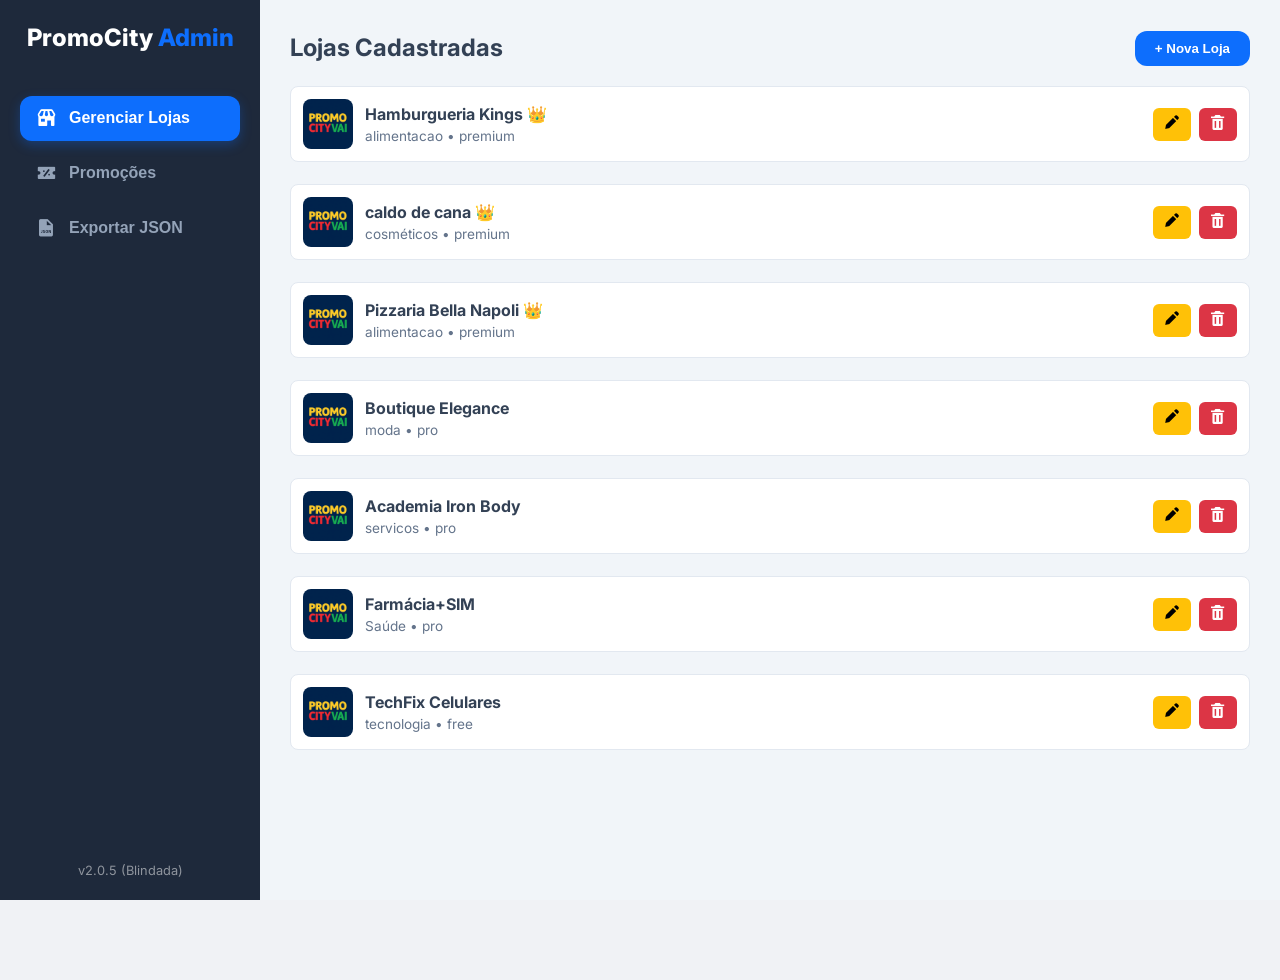
<file: admin/index.html>
<!DOCTYPE html>
<html lang="pt-BR">
<head>
  <meta charset="UTF-8">
  <meta name="viewport" content="width=device-width, initial-scale=1.0">
  <title>PromoCity - Painel Admin</title>
  <link rel="stylesheet" href="../css/style.css">
  <link href="https://unpkg.com/boxicons@2.1.4/css/boxicons.min.css" rel="stylesheet">
  <link href="https://fonts.googleapis.com/css2?family=Inter:wght@400;600;800&display=swap" rel="stylesheet">
</head>
<body>

  <div class="admin-body">
    
    <!-- Sidebar -->
    <aside class="admin-sidebar">
      <div class="admin-brand">
        PromoCity <span style="color:#0d6efd">Admin</span>
      </div>
      
      <ul class="admin-menu">
        <li>
          <button class="active" onclick="showSection('lojas')">
            <i class='bx bxs-store'></i> Gerenciar Lojas
          </button>
        </li>
        <li>
          <button onclick="showSection('promos')">
            <i class='bx bxs-discount'></i> Promoções
          </button>
        </li>
        <li>
          <button onclick="showSection('json')">
            <i class='bx bxs-file-json'></i> Exportar JSON
          </button>
        </li>
      </ul>
      
      <div style="margin-top: auto; text-align: center; font-size: 0.8rem; opacity: 0.5;">
        v2.0.5 (Blindada)
      </div>
    </aside>

    <!-- Mobile Nav (Visible only on mobile) -->
    <nav class="admin-mobile-nav d-md-none" style="display: none;"> 
      <!-- CSS media query handles display, but style.css uses d-md-none approach or media query -->
      <!-- Check style.css: .admin-mobile-nav display logic is in media query max-width 768px -->
      <button class="active" onclick="showSection('lojas')"><i class='bx bxs-store'></i></button>
      <button onclick="showSection('promos')"><i class='bx bxs-discount'></i></button>
      <button onclick="showSection('json')"><i class='bx bxs-file-json'></i></button>
    </nav>

    <!-- Main Content -->
    <main class="admin-content">
      
      <!-- Section: Lojas -->
      <div id="sec-lojas">
        <div class="admin-section-title">
          <span>Lojas Cadastradas</span>
          <button class="btn btn-primary" onclick="openModalLoja()">+ Nova Loja</button>
        </div>

        <div class="list-container" id="lojasList">
          <!-- Injetado via JS -->
          <div class="text-center p-4">Carregando...</div>
        </div>
      </div>

      <!-- Section: Export -->
      <div id="sec-json" class="d-none">
        <div class="admin-section-title">Exportar Banco de Dados</div>
        <div class="form-card">
          <p class="mb-4">Copie o conteúdo abaixo e cole no arquivo <strong>data/database.json</strong></p>
          <button class="btn btn-primary mb-4" onclick="copyJSON()">Copiar JSON</button>
          <div class="json-output" id="jsonOutput">...</div>
        </div>
      </div>

    </main>
  </div>

  <!-- Script Admin -->
  <script src="script.js"></script>
</body>
</html>
</file>
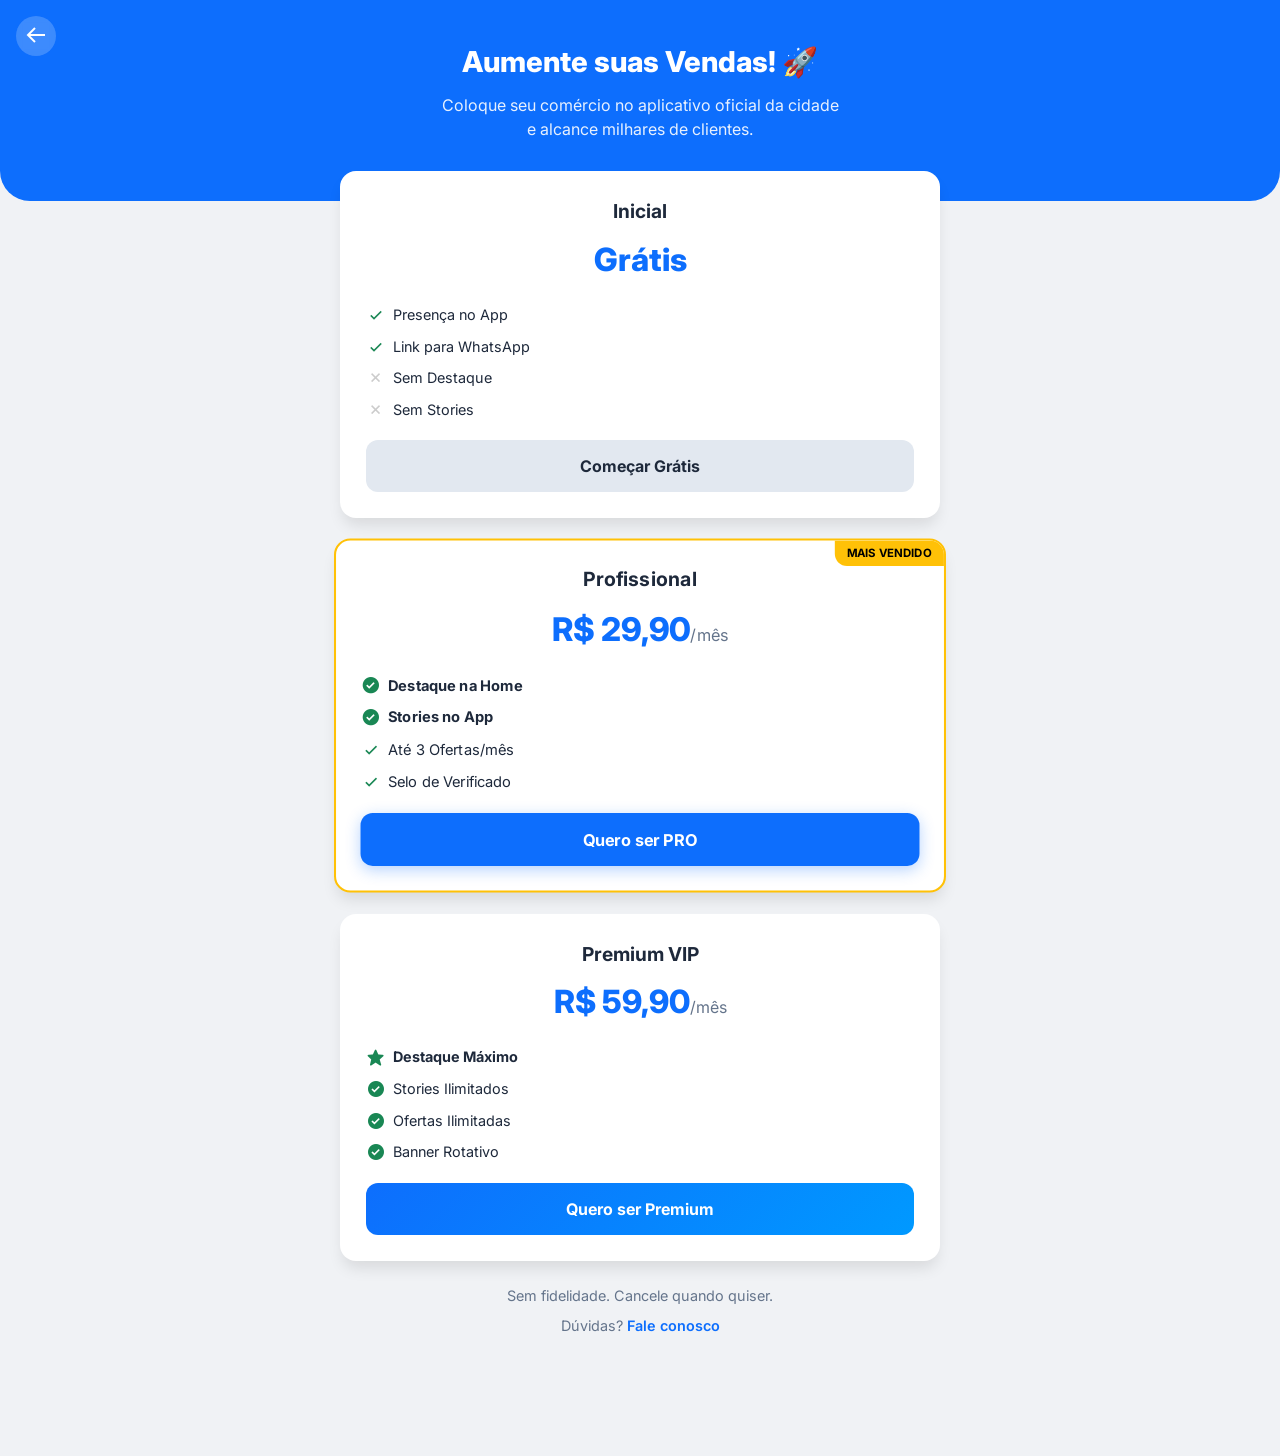
<file: planos.html>
<!DOCTYPE html>
<html lang="pt-BR">
<head>
  <meta charset="UTF-8">
  <meta name="viewport" content="width=device-width, initial-scale=1.0">
  <title>Anuncie no PromoCity - Planos</title>
  <link rel="stylesheet" href="css/style.css">
  <link href="https://unpkg.com/boxicons@2.1.4/css/boxicons.min.css" rel="stylesheet">
  <link href="https://fonts.googleapis.com/css2?family=Inter:wght@400;600;800&display=swap" rel="stylesheet">
  
  <style>
    /* Estilos específicos da página de planos */
    .hero-planos {
      background: var(--primary);
      color: white;
      text-align: center;
      padding: 40px 20px 60px;
      border-bottom-left-radius: 30px;
      border-bottom-right-radius: 30px;
      margin-bottom: -30px;
    }
    .hero-title { font-size: 1.8rem; font-weight: 800; margin-bottom: 10px; }
    .hero-subtitle { opacity: 0.9; font-size: 1rem; max-width: 400px; margin: 0 auto; }
    
    .plan-card {
      background: white;
      border-radius: var(--radius-lg);
      padding: 24px;
      box-shadow: var(--shadow-lg);
      margin-bottom: 24px;
      text-align: center;
      border: 2px solid transparent;
      position: relative;
      overflow: hidden;
    }
    .plan-card.featured {
      border-color: var(--warning);
      transform: scale(1.02);
    }
    .plan-badge {
      position: absolute;
      top: 0;
      right: 0;
      background: var(--warning);
      color: #000;
      font-size: 0.7rem;
      font-weight: bold;
      padding: 4px 12px;
      border-bottom-left-radius: 12px;
    }
    
    .plan-name { font-size: 1.2rem; font-weight: 700; color: var(--text-main); }
    .plan-price { font-size: 2rem; font-weight: 800; color: var(--primary); margin: 10px 0; }
    .plan-price small { font-size: 1rem; color: var(--text-muted); font-weight: 400; }
    
    .plan-features { margin: 20px 0; text-align: left; }
    .feature-item { margin-bottom: 10px; font-size: 0.9rem; display: flex; align-items: center; gap: 8px; }
    .feature-icon { color: var(--success); font-size: 1.2rem; }
    .feature-icon.off { color: #ccc; }
    
    .btn-plan {
      width: 100%;
      padding: 14px;
      border-radius: var(--radius-md);
      font-weight: 700;
      border: none;
      cursor: pointer;
      font-size: 1rem;
      transition: 0.2s;
      display: block;
    }
    .btn-free { background: #e2e8f0; color: var(--text-main); }
    .btn-pro { background: var(--primary); color: white; box-shadow: 0 4px 15px rgba(13, 110, 253, 0.3); }
    .btn-premium { background: var(--gradient-brand); color: white; }
  </style>
</head>
<body>

  <!-- Nav -->
  <nav style="padding: 16px; position: absolute; top: 0; width: 100%; z-index: 10;">
    <a href="index.html" style="background: rgba(255,255,255,0.2); color: white; width: 40px; height: 40px; border-radius: 50%; display: flex; align-items: center; justify-content: center; backdrop-filter: blur(4px);">
      <i class='bx bx-arrow-back' style="font-size: 1.5rem;"></i>
    </a>
  </nav>

  <!-- Hero -->
  <header class="hero-planos">
    <h1 class="hero-title">Aumente suas Vendas! 🚀</h1>
    <p class="hero-subtitle">Coloque seu comércio no aplicativo oficial da cidade e alcance milhares de clientes.</p>
  </header>

  <main class="container" style="padding-top: 0;">
    
    <!-- PLANO GRÁTIS -->
    <div class="plan-card">
      <h2 class="plan-name">Inicial</h2>
      <div class="plan-price">Grátis</div>
      <ul class="plan-features">
        <li class="feature-item"><i class='bx bx-check feature-icon'></i> Presença no App</li>
        <li class="feature-item"><i class='bx bx-check feature-icon'></i> Link para WhatsApp</li>
        <li class="feature-item"><i class='bx bx-x feature-icon off'></i> Sem Destaque</li>
        <li class="feature-item"><i class='bx bx-x feature-icon off'></i> Sem Stories</li>
      </ul>
      <a href="#" class="btn-plan btn-free">Começar Grátis</a>
    </div>

    <!-- PLANO PRO -->
    <div class="plan-card featured">
      <div class="plan-badge">MAIS VENDIDO</div>
      <h2 class="plan-name">Profissional</h2>
      <div class="plan-price">R$ 29,90<small>/mês</small></div>
      <ul class="plan-features">
        <li class="feature-item"><i class='bx bxs-check-circle feature-icon'></i> <strong>Destaque na Home</strong></li>
        <li class="feature-item"><i class='bx bxs-check-circle feature-icon'></i> <strong>Stories no App</strong></li>
        <li class="feature-item"><i class='bx bx-check feature-icon'></i> Até 3 Ofertas/mês</li>
        <li class="feature-item"><i class='bx bx-check feature-icon'></i> Selo de Verificado</li>
      </ul>
      <a href="#" class="btn-plan btn-pro">Quero ser PRO</a>
    </div>

    <!-- PLANO PREMIUM -->
    <div class="plan-card">
      <h2 class="plan-name">Premium VIP</h2>
      <div class="plan-price">R$ 59,90<small>/mês</small></div>
      <ul class="plan-features">
        <li class="feature-item"><i class='bx bxs-star feature-icon'></i> <strong>Destaque Máximo</strong></li>
        <li class="feature-item"><i class='bx bxs-check-circle feature-icon'></i> Stories Ilimitados</li>
        <li class="feature-item"><i class='bx bxs-check-circle feature-icon'></i> Ofertas Ilimitadas</li>
        <li class="feature-item"><i class='bx bxs-check-circle feature-icon'></i> Banner Rotativo</li>
      </ul>
      <a href="#" class="btn-plan btn-premium">Quero ser Premium</a>
    </div>

    <div style="text-align: center; color: var(--text-muted); margin-bottom: 40px; font-size: 0.9rem;">
      <p>Sem fidelidade. Cancele quando quiser.</p>
      <p style="margin-top: 8px;">Dúvidas? <a href="https://wa.me/5542999067042" style="color: var(--primary); font-weight: 600;">Fale conosco</a></p>
    </div>

  </main>

</body>
</html>
</file>
<file: css/style.css>
/* 
  ========================================
  PROMOCITY VAÍ - CSS MAIN
  Modern clean design (Instagram/iFood inspired)
  ========================================
*/

:root {
  /* Colors */
  --primary: #0d6efd;
  --primary-dark: #0b5ed7;
  --secondary: #6c757d;
  --success: #198754;
  --danger: #dc3545;
  --warning: #ffc107;
  --light: #f8f9fa;
  --dark: #212529;
  
  --bg-body: #f0f2f5;
  --bg-card: #ffffff;
  
  --text-main: #1e293b;
  --text-muted: #64748b;

  /* Gradients */
  --gradient-brand: linear-gradient(135deg, #0d6efd 0%, #0099ff 100%);
  --gradient-hot: linear-gradient(45deg, #ff3d00, #ff9100);

  /* Spacing & Radius */
  --radius-sm: 8px;
  --radius-md: 12px;
  --radius-lg: 16px;
  --radius-xl: 24px;
  
  --shadow-sm: 0 1px 2px rgba(0,0,0,0.05);
  --shadow-md: 0 4px 6px -1px rgba(0,0,0,0.1);
  --shadow-lg: 0 10px 15px -3px rgba(0,0,0,0.1);
  --shadow-float: 0 20px 25px -5px rgba(0,0,0,0.1), 0 10px 10px -5px rgba(0,0,0,0.04);
}

/* Reset & Base */
* { box-sizing: border-box; margin: 0; padding: 0; -webkit-tap-highlight-color: transparent; }

body {
  font-family: 'Inter', -apple-system, BlinkMacSystemFont, sans-serif;
  background-color: var(--bg-body);
  color: var(--text-main);
  line-height: 1.5;
  padding-bottom: 80px; /* Space for floating nav if needed */
}

a { text-decoration: none; color: inherit; }
ul { list-style: none; }
img { max-width: 100%; display: block; }

/* Container */
.container {
  width: 100%;
  max-width: 600px; /* Mobile-first focus, but looks good on desktop centered */
  margin: 0 auto;
  padding: 0 16px;
}

/* Header */
.app-header {
  background: var(--bg-card);
  position: sticky;
  top: 0;
  z-index: 100;
  box-shadow: var(--shadow-sm);
  padding: 12px 0;
}
.header-content {
  display: flex;
  align-items: center;
  justify-content: space-between;
}
.brand-logo {
  font-size: 1.5rem; /* Aumentei um pouco */
  font-weight: 900;
  letter-spacing: -0.5px;
  /* Removido o gradiente antigo para aceitar cores sólidas */
}
.btn-icon {
  background: transparent;
  border: none;
  font-size: 1.5rem;
  color: var(--text-main);
  cursor: pointer;
  padding: 4px;
}

/* Search Bar */
.search-container {
  margin: 16px 0;
}
.search-input-wrapper {
  position: relative;
}
.search-input-wrapper i {
  position: absolute;
  left: 12px;
  top: 50%;
  transform: translateY(-50%);
  color: var(--text-muted);
}
.search-input {
  width: 100%;
  padding: 12px 12px 12px 40px;
  border: 1px solid #e2e8f0;
  border-radius: var(--radius-md);
  background: var(--bg-card);
  font-size: 0.95rem;
  transition: 0.2s;
}
.search-input:focus {
  outline: none;
  border-color: var(--primary);
  box-shadow: 0 0 0 3px rgba(13, 110, 253, 0.15);
}

/* Stories Carousel */
.stories-section {
  margin-bottom: 24px;
  overflow: hidden;
}
.stories-track {
  display: flex;
  gap: 12px;
  overflow-x: auto;
  padding: 4px 16px 16px; /* Padding bottom for shadow */
  scroll-behavior: smooth;
  -ms-overflow-style: none;
  scrollbar-width: none;
}
.stories-track::-webkit-scrollbar { display: none; }

.story-item {
  flex: 0 0 100px;
  display: flex;
  flex-direction: column;
  align-items: center;
  cursor: pointer;
  transition: transform 0.2s;
}
.story-item:active { transform: scale(0.95); }

.story-preview {
  width: 100px;
  height: 150px;
  border-radius: var(--radius-md);
  overflow: hidden;
  position: relative;
  box-shadow: var(--shadow-md);
  border: 2px solid transparent;
}
.story-preview.pro {
  border-color: #ff9100; /* Orange ring for pro */
}
.story-preview img {
  width: 100%;
  height: 100%;
  object-fit: cover;
}
.story-badge {
  position: absolute;
  top: 6px;
  right: 6px;
  background: var(--gradient-hot);
  color: white;
  font-size: 0.7rem;
  padding: 2px 6px;
  border-radius: 10px;
  font-weight: bold;
  box-shadow: var(--shadow-sm);
}
.story-name {
  margin-top: 6px;
  font-size: 0.75rem;
  font-weight: 600;
  text-align: center;
  color: var(--text-main);
  white-space: nowrap;
  overflow: hidden;
  text-overflow: ellipsis;
  max-width: 100%;
}

/* Categories */
.categories-grid {
  display: flex;
  gap: 12px;
  overflow-x: auto;
  padding: 0 16px 20px;
}
.cat-pill {
  background: var(--bg-card);
  padding: 8px 16px;
  border-radius: 50px;
  font-size: 0.9rem;
  font-weight: 600;
  white-space: nowrap;
  box-shadow: var(--shadow-sm);
  border: 1px solid #f1f5f9;
  display: flex;
  align-items: center;
  gap: 6px;
  cursor: pointer;
}
.cat-pill.active {
  background: var(--primary);
  color: white;
  border-color: var(--primary);
}

/* Section Titles */
.section-header {
  display: flex;
  justify-content: space-between;
  align-items: center;
  margin: 24px 0 16px;
  padding: 0 16px;
}
.section-title {
  font-size: 1.1rem;
  font-weight: 700;
  color: var(--text-main);
  display: flex;
  align-items: center;
  gap: 8px;
}
.see-all {
  font-size: 0.85rem;
  color: var(--primary);
  font-weight: 600;
}

/* Feed / Cards */
.feed-grid {
  display: grid;
  gap: 16px;
  padding: 0 16px 24px;
}

/* Promo Card */
.promo-card {
  background: var(--bg-card);
  border-radius: var(--radius-md);
  overflow: hidden;
  box-shadow: var(--shadow-sm);
  display: flex;
  flex-direction: column;
  position: relative;
}
.promo-tag {
  position: absolute;
  top: 12px;
  left: 12px;
  background: var(--danger);
  color: white;
  font-weight: 700;
  font-size: 0.75rem;
  padding: 4px 8px;
  border-radius: 4px;
  z-index: 1;
}
.promo-img {
  width: 100%;
  aspect-ratio: 4/5; /* Proporção 1080x1350 */
  object-fit: cover;
}
.promo-content {
  padding: 12px;
}
.promo-title {
  font-size: 1rem;
  font-weight: 700;
  margin-bottom: 4px;
}
.promo-store {
  font-size: 0.8rem;
  color: var(--text-muted);
  display: flex;
  align-items: center;
  gap: 4px;
  margin-bottom: 8px;
}
.promo-price-row {
  display: flex;
  align-items: center;
  justify-content: space-between;
  margin-top: 8px;
}
.price-old {
  font-size: 0.85rem;
  text-decoration: line-through;
  color: var(--text-muted);
}
.price-new {
  font-size: 1.1rem;
  font-weight: 800;
  color: var(--success);
}
.btn-wa-mini {
  background: #25D366;
  color: white;
  border-radius: 50%;
  width: 32px;
  height: 32px;
  display: flex;
  align-items: center;
  justify-content: center;
  font-size: 1.2rem;
}

/* Store List Card */
.store-card {
  background: var(--bg-card);
  border-radius: var(--radius-md);
  padding: 12px;
  display: flex;
  align-items: center;
  gap: 12px;
  box-shadow: var(--shadow-sm);
}
.store-logo {
  width: 60px;
  height: 60px;
  border-radius: 50%;
  object-fit: cover;
  border: 1px solid #eee;
}
.store-info {
  flex: 1;
}
.store-name {
  font-weight: 700;
  font-size: 1rem;
  margin-bottom: 2px;
}
.store-cat {
  font-size: 0.8rem;
  color: var(--text-muted);
}
.store-meta {
  display: flex;
  gap: 12px;
  margin-top: 4px;
  font-size: 0.75rem;
  color: var(--text-muted);
}
.verified-badge {
  color: var(--primary);
  margin-left: 4px;
}

/* --- COMMERCE PROFILE PAGE --- */
.profile-header {
  position: relative;
  margin-bottom: 60px;
}
.cover-img {
  height: 180px;
  width: 100%;
  object-fit: cover;
}
.profile-logo-wrap {
  position: absolute;
  bottom: -40px;
  left: 50%;
  transform: translateX(-50%);
  width: 90px;
  height: 90px;
  border-radius: 50%;
  border: 4px solid var(--bg-body);
  background: white;
  overflow: hidden;
  box-shadow: var(--shadow-md);
}
.profile-logo-wrap img {
  width: 100%;
  height: 100%;
  object-fit: cover;
}

.profile-details {
  text-align: center;
  padding: 0 16px;
  margin-bottom: 24px;
}
.profile-name {
  font-size: 1.5rem;
  font-weight: 800;
  margin-bottom: 4px;
}
.profile-cat {
  display: inline-block;
  background: #e0f2fe;
  color: #0369a1;
  padding: 4px 12px;
  border-radius: 20px;
  font-size: 0.8rem;
  font-weight: 600;
  margin-bottom: 12px;
}
.profile-desc {
  font-size: 0.9rem;
  color: var(--text-muted);
  margin-bottom: 16px;
}
.action-buttons {
  display: flex;
  justify-content: center;
  gap: 12px;
  margin-bottom: 24px;
}
.btn {
  padding: 10px 20px;
  border-radius: var(--radius-md);
  font-weight: 600;
  border: none;
  cursor: pointer;
  display: inline-flex;
  align-items: center;
  gap: 8px;
  transition: 0.2s;
}
.btn-primary { background: var(--primary); color: white; }
.btn-wa-full { background: #25D366; color: white; width: 100%; justify-content: center; }
.btn-outline { background: white; border: 1px solid #e2e8f0; color: var(--text-main); }

.info-grid {
  display: grid;
  grid-template-columns: 1fr 1fr;
  gap: 12px;
  margin-bottom: 24px;
}
.info-card {
  background: white;
  padding: 12px;
  border-radius: var(--radius-md);
  text-align: center;
  box-shadow: var(--shadow-sm);
}
.info-icon { font-size: 1.5rem; color: var(--primary); margin-bottom: 4px; }
.info-label { font-size: 0.75rem; color: var(--text-muted); display: block; }
.info-value { font-size: 0.9rem; font-weight: 600; }

/* --- ADMIN PANEL LAYOUT --- */
.admin-body {
  background-color: #f1f5f9;
  height: 100vh;
  display: flex;
  overflow: hidden;
}

/* Sidebar */
.admin-sidebar {
  width: 260px;
  background-color: #1e293b;
  color: white;
  display: flex;
  flex-direction: column;
  padding: 20px;
  flex-shrink: 0;
}

.admin-brand {
  font-size: 1.5rem;
  font-weight: 800;
  margin-bottom: 40px;
  text-align: center;
  color: white;
}

.admin-menu {
  list-style: none;
  padding: 0;
}

.admin-menu li {
  margin-bottom: 10px;
}

.admin-menu button {
  width: 100%;
  text-align: left;
  background: transparent;
  border: none;
  color: #94a3b8;
  padding: 12px 16px;
  border-radius: 12px;
  font-size: 1rem;
  font-weight: 600;
  cursor: pointer;
  display: flex;
  align-items: center;
  gap: 12px;
  transition: 0.2s;
}

.admin-menu button:hover {
  background-color: rgba(255, 255, 255, 0.1);
  color: white;
}

.admin-menu button.active {
  background-color: var(--primary);
  color: white;
  box-shadow: 0 4px 12px rgba(13, 110, 253, 0.3);
}

.admin-menu i { font-size: 1.3rem; }

/* Content Area */
.admin-content {
  flex: 1;
  overflow-y: auto;
  padding: 30px;
}

.admin-header-mobile { display: none; }

.admin-section-title {
  font-size: 1.5rem;
  font-weight: 700;
  margin-bottom: 20px;
  color: #334155;
  display: flex;
  align-items: center;
  justify-content: space-between;
}

.form-card {
  background: white;
  padding: 24px;
  border-radius: 16px;
  box-shadow: var(--shadow-sm);
  margin-bottom: 30px;
}

/* Admin List Layout */
.list-container {
  display: grid;
  gap: 12px;
}

.admin-item {
  display: flex;
  align-items: center;
  justify-content: space-between;
  background: white;
  padding: 16px;
  border-radius: 12px;
  border: 1px solid #e2e8f0;
  transition: 0.2s;
}
.admin-item:hover { border-color: var(--primary); transform: translateX(2px); }

.admin-item-img {
  width: 50px;
  height: 50px;
  border-radius: 8px;
  object-fit: cover;
  margin-right: 12px;
  background: #eee;
}

.admin-item-content { flex: 1; }
.admin-item-title { font-weight: 700; font-size: 1rem; color: #334155; }
.admin-item-sub { font-size: 0.85rem; color: #64748b; }

.admin-actions { display: flex; gap: 8px; }

/* Responsive Admin */
@media (max-width: 768px) {
  .admin-sidebar { display: none; } /* Hide sidebar on mobile */
  .admin-body { flex-direction: column; overflow-y: auto; }
  .admin-content { padding: 16px; }
  
  /* Simple bottom nav for mobile admin */
  .admin-mobile-nav {
    display: flex;
    justify-content: space-around;
    background: #1e293b;
    position: fixed;
    bottom: 0;
    width: 100%;
    padding: 10px;
    z-index: 1000;
  }
  .admin-mobile-nav button {
    background: transparent;
    border: none;
    color: #94a3b8;
    font-size: 1.5rem;
    padding: 8px;
  }
  .admin-mobile-nav button.active { color: var(--primary); }
}

/* Form Elements Reused */
.form-group { margin-bottom: 16px; }
.form-group label { display: block; margin-bottom: 6px; font-weight: 600; font-size: 0.9rem; }
.form-control {
  width: 100%;
  padding: 10px;
  border: 1px solid #e2e8f0;
  border-radius: var(--radius-sm);
  font-family: inherit;
}
textarea.form-control { resize: vertical; min-height: 80px; }
.json-output {
  background: #1e293b;
  color: #a5f3fc;
  padding: 16px;
  border-radius: var(--radius-md);
  font-family: monospace;
  font-size: 0.85rem;
  overflow-x: auto;
  white-space: pre;
  margin-top: 12px;
}

/* Utilities */
.text-center { text-align: center; }
.mb-4 { margin-bottom: 1.5rem; }
.d-none { display: none !important; }

@media (min-width: 768px) {
  .feed-grid { grid-template-columns: repeat(2, 1fr); }
  .container { padding: 0; }
}

/* --- NOTIFICATIONS --- */
.notif-badge {
  position: absolute;
  top: -2px;
  right: -2px;
  background: var(--danger);
  color: white;
  font-size: 0.65rem;
  font-weight: bold;
  width: 16px;
  height: 16px;
  border-radius: 50%;
  display: flex;
  align-items: center;
  justify-content: center;
  border: 2px solid var(--bg-card);
}

/* Modal Backdrop */
.modal-backdrop {
  position: fixed;
  top: 0;
  left: 0;
  width: 100%;
  height: 100%;
  background: rgba(0,0,0,0.5);
  z-index: 9999;
  display: flex;
  align-items: flex-start; /* Aligns to top mostly for mobile feel */
  justify-content: center;
  padding-top: 60px;
  backdrop-filter: blur(4px);
  animation: fadeIn 0.2s ease-out;
}

@keyframes ping {
  75%, 100% {
    transform: scale(2);
    opacity: 0;
  }
}

@keyframes fadeIn {
  from { opacity: 0; }
  to { opacity: 1; }
}

.modal-content {
  background: var(--bg-card);
  width: 90%;
  max-width: 400px;
  border-radius: var(--radius-lg);
  box-shadow: var(--shadow-float);
  overflow: hidden;
  animation: slideUp 0.3s ease-out;
}

@keyframes slideUp {
  from { transform: translateY(20px); opacity: 0; }
  to { transform: translateY(0); opacity: 1; }
}

.modal-header {
  display: flex;
  justify-content: space-between;
  align-items: center;
  padding: 16px;
  border-bottom: 1px solid #f1f5f9;
}
.modal-header h3 { font-size: 1.1rem; font-weight: 700; margin: 0; }

.notif-list {
  max-height: 400px;
  overflow-y: auto;
}

.notif-item {
  display: flex;
  gap: 12px;
  padding: 16px;
  border-bottom: 1px solid #f8fafc;
  transition: background 0.2s;
  cursor: pointer;
}
.notif-item:hover { background: #f8fafc; }
.notif-item.unread { background: #f0f9ff; }

.notif-icon {
  width: 40px;
  height: 40px;
  border-radius: 50%;
  display: flex;
  align-items: center;
  justify-content: center;
  color: white;
  flex-shrink: 0;
  font-size: 1.2rem;
}
.bg-blue { background: var(--primary); }
.bg-orange { background: var(--warning); }
.bg-green { background: var(--success); }

.notif-text { flex: 1; }
.notif-text strong { display: block; font-size: 0.9rem; margin-bottom: 2px; }
.notif-text p { font-size: 0.85rem; color: var(--text-muted); margin-bottom: 4px; line-height: 1.3; }
.notif-text small { font-size: 0.75rem; color: #94a3b8; }

/* ADMIN LIST */
.admin-item {
  display: flex;
  align-items: center;
  justify-content: space-between;
  background: white;
  padding: 12px;
  border-radius: 8px;
  margin-bottom: 10px;
  border: 1px solid #e2e8f0;
}
.admin-item-info {
  flex: 1;
}
.admin-item-info strong { display: block; font-size: 0.95rem; }
.admin-item-info span { font-size: 0.8rem; color: #64748b; }
.admin-actions { display: flex; gap: 8px; }
.btn-sm {
  padding: 6px 10px;
  border-radius: 6px;
  border: none;
  cursor: pointer;
  font-size: 1.1rem;
}
.btn-edit { background: #ffc107; color: #000; }
.btn-delete { background: #dc3545; color: #fff; }

/* --- STORY VIEWER FULLSCREEN --- */
.story-viewer {
  position: fixed;
  top: 0;
  left: 0;
  width: 100%;
  height: 100%;
  background: #000;
  z-index: 10000;
  display: flex;
  flex-direction: column;
}

.story-progress-container {
  position: absolute;
  top: 10px;
  left: 5px;
  right: 5px;
  display: flex;
  gap: 4px;
  z-index: 10002;
}

.story-bar {
  flex: 1;
  height: 3px;
  background: rgba(255,255,255,0.3);
  border-radius: 2px;
  overflow: hidden;
}

.story-bar-fill {
  height: 100%;
  background: #fff;
  width: 0%;
}

.story-header {
  position: absolute;
  top: 20px;
  left: 0;
  width: 100%;
  padding: 10px 16px;
  display: flex;
  justify-content: space-between;
  align-items: center;
  z-index: 10002;
  background: linear-gradient(to bottom, rgba(0,0,0,0.5), transparent);
}

.story-user-info {
  display: flex;
  align-items: center;
  gap: 10px;
  color: white;
}

#storyUserImg {
  width: 36px;
  height: 36px;
  border-radius: 50%;
  border: 2px solid var(--primary);
}

#storyUserName {
  font-weight: 700;
  font-size: 0.95rem;
}

.story-time {
  font-size: 0.8rem;
  opacity: 0.7;
  margin-left: 6px;
}

.btn-close-story {
  background: transparent;
  border: none;
  color: white;
  font-size: 2rem;
  cursor: pointer;
}

.story-image-container {
  flex: 1;
  display: flex;
  align-items: center;
  justify-content: center;
  position: relative;
}

#storyImage {
  max-width: 100%;
  max-height: 100%;
  width: 100%;
  object-fit: contain; /* Mostra imagem inteira sem cortar */
}

.story-caption {
  position: absolute;
  bottom: 90px; /* Subiu um pouco para caber o botão */
  width: 100%;
  text-align: center;
  color: white;
  font-size: 1.1rem;
  font-weight: 700;
  text-shadow: 0 2px 4px rgba(0,0,0,0.8);
  padding: 0 20px;
  pointer-events: none; /* Deixa clicar através do texto */
  z-index: 10003;
}

.story-cta-container {
  position: absolute;
  bottom: 30px;
  width: 100%;
  display: flex;
  justify-content: center;
  z-index: 10004;
}

.btn-story-wa {
  background: #25D366;
  color: white;
  border: none;
  padding: 12px 24px;
  border-radius: 30px;
  font-weight: 700;
  font-size: 1rem;
  display: flex;
  align-items: center;
  gap: 8px;
  box-shadow: 0 4px 15px rgba(0,0,0,0.3);
  cursor: pointer;
  transition: transform 0.2s;
  text-decoration: none;
  animation: pulse 2s infinite;
}

.btn-story-wa:active {
  transform: scale(0.95);
}

@keyframes pulse {
  0% { box-shadow: 0 0 0 0 rgba(37, 211, 102, 0.7); }
  70% { box-shadow: 0 0 0 10px rgba(37, 211, 102, 0); }
  100% { box-shadow: 0 0 0 0 rgba(37, 211, 102, 0); }
}

/* Áreas de toque invisíveis */
.story-nav-left, .story-nav-right {
  position: absolute;
  top: 0;
  height: 100%;
  width: 30%;
  z-index: 10001;
}
.story-nav-left { left: 0; }
.story-nav-right { right: 0; }

/* Botão WhatsApp no Story */
.story-cta-container {
  position: absolute;
  bottom: 100px; /* Acima da caption */
  width: 100%;
  display: flex;
  justify-content: center;
  z-index: 10005; /* Acima de tudo */
}

.btn-story-wa {
  background: #25D366;
  color: white;
  padding: 12px 24px;
  border-radius: 50px;
  font-weight: 700;
  font-size: 1rem;
  display: flex;
  align-items: center;
  gap: 8px;
  box-shadow: 0 4px 15px rgba(37, 211, 102, 0.4);
  text-decoration: none;
  animation: pulse 2s infinite;
}

@keyframes pulse {
  0% { transform: scale(1); }
  50% { transform: scale(1.05); }
  100% { transform: scale(1); }
}

/* --- BOTTOM NAVIGATION --- */
.bottom-nav {
  position: fixed;
  bottom: 0;
  left: 0;
  width: 100%;
  background: #ffffff;
  display: flex;
  justify-content: space-around;
  padding: 10px 0;
  box-shadow: 0 -2px 15px rgba(0,0,0,0.08);
  z-index: 9000;
  border-top: 1px solid #f1f5f9;
  padding-bottom: 15px; /* Safe area for iPhone X+ */
}

.nav-item {
  background: none;
  border: none;
  display: flex;
  flex-direction: column;
  align-items: center;
  justify-content: center;
  color: #94a3b8;
  font-size: 0.7rem;
  font-weight: 600;
  gap: 4px;
  cursor: pointer;
  transition: 0.2s;
  flex: 1;
}

.nav-item i {
  font-size: 1.6rem;
  margin-bottom: 2px;
}

.nav-item.active {
  color: var(--primary);
}

/* --- UPDATE: SQUARE IMAGES & SHARE BUTTON --- */
.promo-img {
  height: auto !important;
  aspect-ratio: 1 / 1 !important;
  object-fit: cover;
}

.actions-row {
  display: flex;
  gap: 10px;
}

.btn-icon-action {
  border-radius: 50%;
  width: 38px;
  height: 38px;
  display: flex;
  align-items: center;
  justify-content: center;
  font-size: 1.3rem;
  border: none;
  cursor: pointer;
  transition: transform 0.2s;
}
.btn-icon-action:active { transform: scale(0.9); }

.btn-wa-mini { background: #25D366; color: white; text-decoration: none; }
.btn-share-mini { background: #f1f5f9; color: #475569; }
</file>
